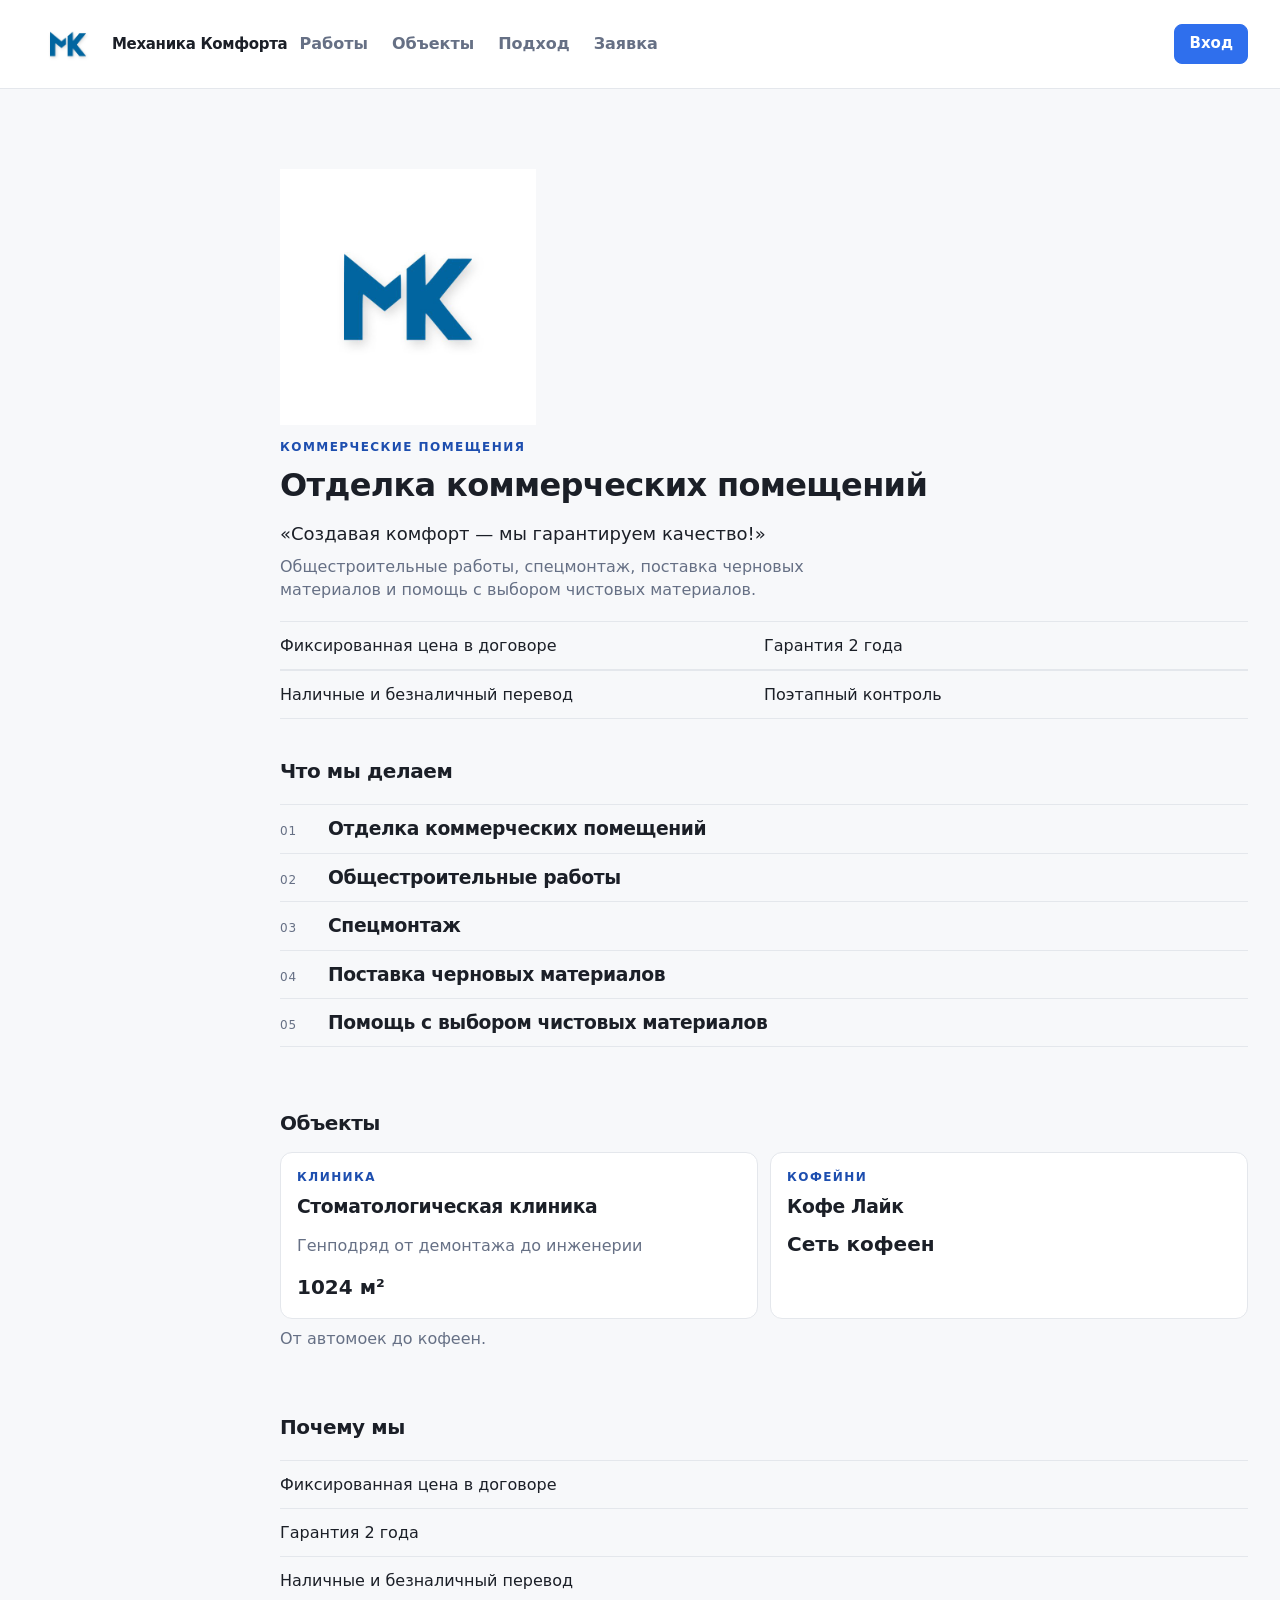
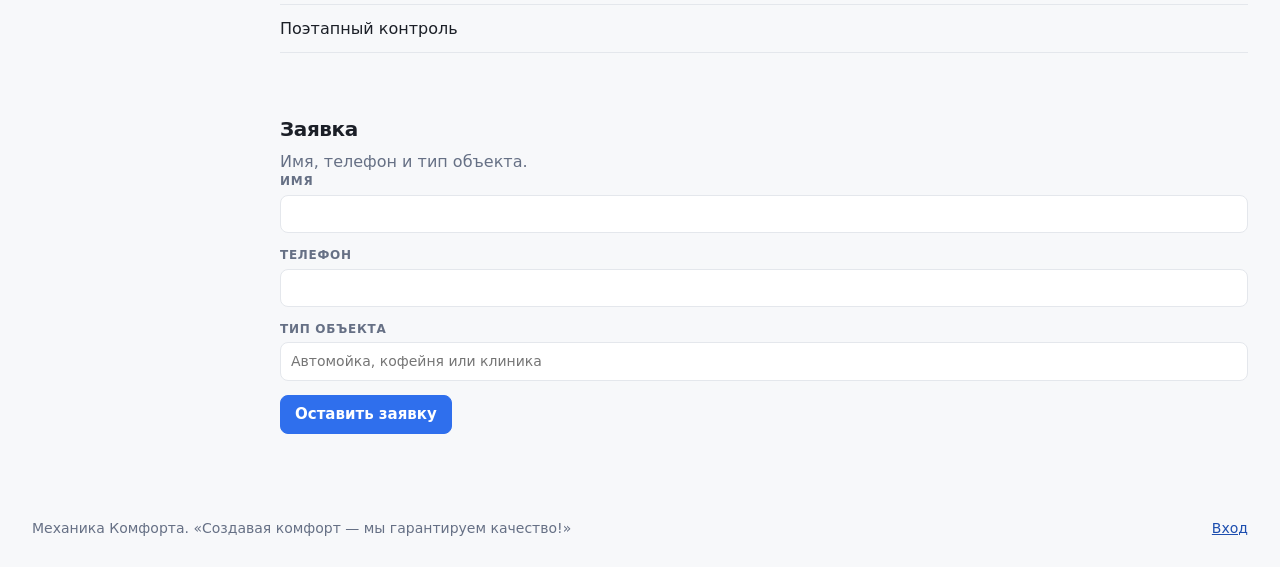
<file: index.html>
<!DOCTYPE html>
<html lang="ru">
<head>
  <meta charset="utf-8">
  <meta name="viewport" content="width=device-width, initial-scale=1">
  <meta name="theme-color" content="#ffffff">
  <title>Механика Комфорта — коммерческая отделка</title>
  <meta name="description" content="Механика Комфорта: отделка коммерческих помещений, общестроительные работы, спецмонтаж, поставка черновых материалов и помощь с выбором чистовых материалов. Фиксированная цена в договоре, гарантия 2 года.">
  <link rel="icon" href="logo.jpg" type="image/jpeg">
  <link rel="stylesheet" href="css/app.css">
</head>
<body>
  <a class="skip" href="#main">К содержанию</a>
  <header class="top">
    <a class="brand" href="index.html">
      <img src="logo.jpg" alt="" width="96" height="96">
      <span>Механика Комфорта</span>
    </a>
    <button class="btn btn-ghost menu" type="button" id="menu" aria-expanded="false" aria-controls="site-nav">Меню</button>
    <nav id="site-nav" aria-label="Разделы">
      <a href="#work">Работы</a>
      <a href="#cases">Объекты</a>
      <a href="#why">Подход</a>
      <a href="#request">Заявка</a>
    </nav>
    <a class="login-link" href="login.html">Вход</a>
  </header>
  <main class="wrap" id="main">
    <section class="hero" aria-labelledby="hero-title">
      <img class="hero-mark" src="logo.jpg" alt="">
      <p class="kicker">Коммерческие помещения</p>
      <h1 id="hero-title">Отделка коммерческих помещений</h1>
      <p class="slogan">«Создавая комфорт — мы гарантируем качество!»</p>
      <p class="offer">Общестроительные работы, спецмонтаж, поставка черновых материалов и помощь с выбором чистовых материалов.</p>
      <ul class="trust">
        <li>Фиксированная цена в договоре</li>
        <li>Гарантия 2 года</li>
        <li>Наличные и безналичный перевод</li>
        <li>Поэтапный контроль</li>
      </ul>
    </section>

    <section class="section" id="work" aria-labelledby="work-title">
      <h2 id="work-title">Что мы делаем</h2>
      <ol class="works">
        <li><span class="idx">01</span><h3>Отделка коммерческих помещений</h3></li>
        <li><span class="idx">02</span><h3>Общестроительные работы</h3></li>
        <li><span class="idx">03</span><h3>Спецмонтаж</h3></li>
        <li><span class="idx">04</span><h3>Поставка черновых материалов</h3></li>
        <li><span class="idx">05</span><h3>Помощь с выбором чистовых материалов</h3></li>
      </ol>
    </section>

    <section class="section" id="cases" aria-labelledby="cases-title">
      <h2 id="cases-title">Объекты</h2>
      <div class="case-row">
        <article class="case">
          <p class="kicker">Клиника</p>
          <h3>Стоматологическая клиника</h3>
          <p class="muted">Генподряд от демонтажа до инженерии</p>
          <p class="fact">1024 м²</p>
        </article>
        <article class="case">
          <p class="kicker">Кофейни</p>
          <h3>Кофе Лайк</h3>
          <p class="fact">Сеть кофеен</p>
        </article>
      </div>
      <p class="lead">От автомоек до кофеен.</p>
    </section>

    <section class="section" id="why" aria-labelledby="why-title">
      <h2 id="why-title">Почему мы</h2>
      <ul class="why-list">
        <li>Фиксированная цена в договоре</li>
        <li>Гарантия 2 года</li>
        <li>Наличные и безналичный перевод</li>
        <li>Поэтапный контроль</li>
      </ul>
    </section>

    <section class="section" id="request" aria-labelledby="request-title">
      <h2 id="request-title">Заявка</h2>
      <p class="lead">Имя, телефон и тип объекта.</p>
      <form id="lead" novalidate>
        <div class="field">
          <label for="name">Имя</label>
          <input id="name" name="name" type="text" autocomplete="name" maxlength="80" required>
          <p class="field-error" id="name-error" hidden></p>
        </div>
        <div class="field">
          <label for="phone">Телефон</label>
          <input id="phone" name="phone" type="tel" autocomplete="tel" inputmode="tel" maxlength="40" required spellcheck="false">
          <p class="field-error" id="phone-error" hidden></p>
        </div>
        <div class="field">
          <label for="object-type">Тип объекта</label>
          <input id="object-type" name="objectType" type="text" maxlength="80" required placeholder="Автомойка, кофейня или клиника">
          <p class="field-error" id="object-type-error" hidden></p>
        </div>
        <button class="btn btn-primary" type="submit">Оставить заявку</button>
        <p class="note" id="form-note" role="status" hidden></p>
      </form>
    </section>
  </main>
  <footer class="foot">
    <p>Механика Комфорта. «Создавая комфорт — мы гарантируем качество!»</p>
    <p><a href="login.html">Вход</a></p>
  </footer>
  <script type="module" src="js/landing.js"></script>
  <noscript><p class="wrap">Чтобы отправить заявку, включите JavaScript.</p></noscript>
</body>
</html>
</file>
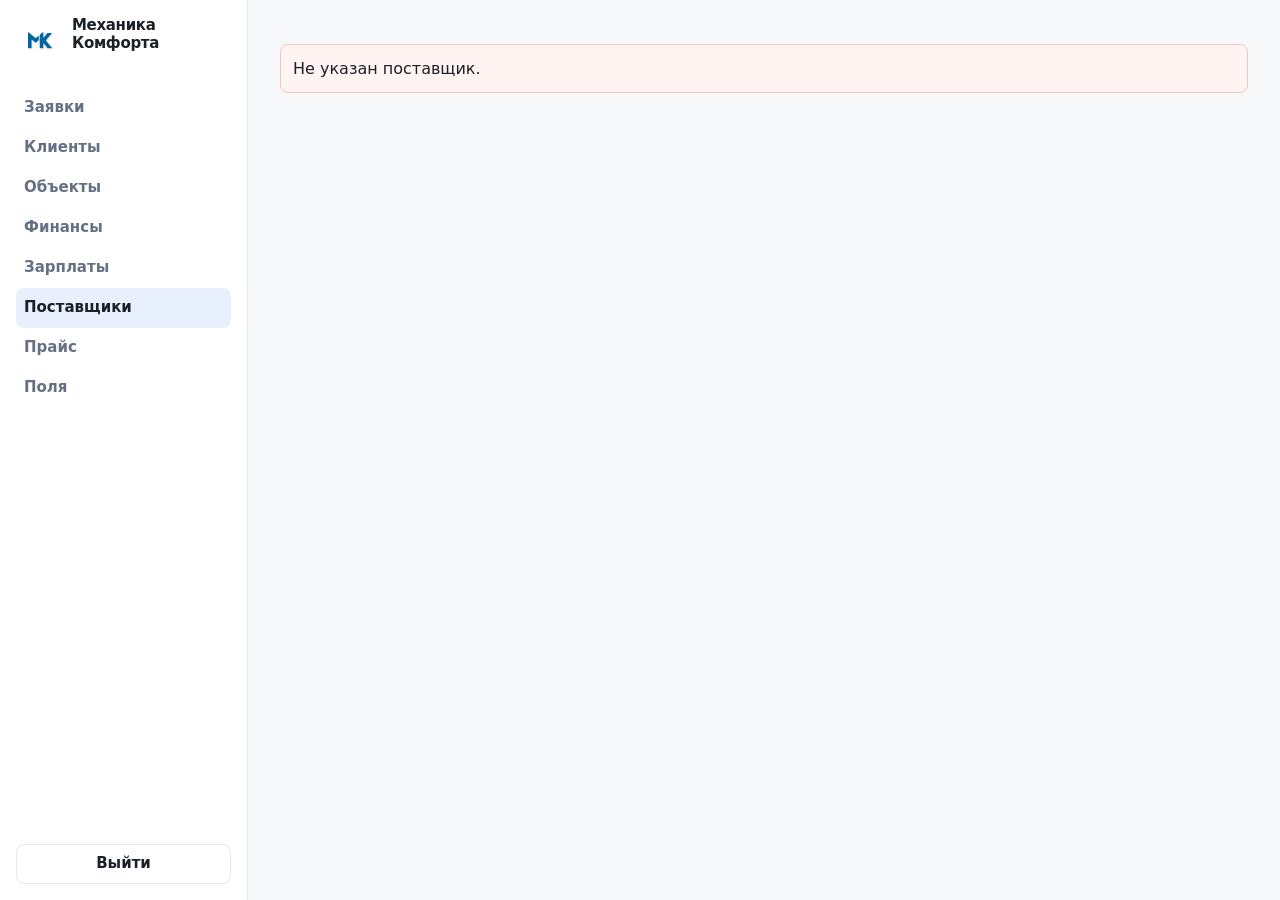
<file: supplier.html>
<!DOCTYPE html>
<html lang="ru">
<head>
  <meta charset="utf-8">
  <meta name="viewport" content="width=device-width, initial-scale=1">
  <meta name="theme-color" content="#ffffff">
  <title>Поставщик — Механика Комфорта</title>
  <link rel="icon" href="logo.jpg" type="image/jpeg">
  <link rel="stylesheet" href="css/app.css">
</head>
<body>
  <a class="skip" href="#main">К содержанию</a>
  <header class="bar">
    <div class="brand">
      <img src="logo.jpg" alt="" width="96" height="96">
      <span>Механика Комфорта</span>
    </div>
    <input class="nav-toggle" id="nav-toggle" type="checkbox">
    <label class="menu" for="nav-toggle">Меню</label>
    <nav id="crm-nav" aria-label="Разделы">
      <a href="leads.html">Заявки</a>
      <a href="clients.html">Клиенты</a>
      <a href="objects.html">Объекты</a>
      <a href="finance.html">Финансы</a>
      <a href="payroll.html">Зарплаты</a>
      <a href="suppliers.html" aria-current="page">Поставщики</a>
      <a href="pricelist.html">Прайс</a>
      <a href="client-fields.html">Поля</a>
    </nav>
    <button class="btn btn-ghost bar-end" type="button" id="logout">Выйти</button>
  </header>
  <main class="wrap" id="main">
    <p class="banner" id="banner" role="alert" hidden></p>
    <article id="card" hidden>
      <header class="lead-bar">
        <div>
          <p class="kicker">Поставщик</p>
          <h1 id="card-title">Поставщик</h1>
          <p id="balance" class="num"></p>
        </div>
        <div class="page-actions">
          <button class="btn" type="button" id="edit">Реквизиты</button>
          <button class="btn" type="button" id="doc-open">Накладная или счёт</button>
          <button class="btn btn-primary" type="button" id="pay-open">Оплатить</button>
        </div>
      </header>
      <section class="panel" id="documents"></section>
      <section class="panel">
        <h2>Акт сверки</h2>
        <div class="tools">
          <div class="field"><label for="from">Дата с</label><input id="from" type="date"></div>
          <div class="field"><label for="to">Дата по</label><input id="to" type="date"></div>
        </div>
        <a class="btn" id="statement" href="#">Скачать</a>
      </section>
    </article>
  </main>
  <dialog id="requisites">
    <form class="dialog-body" id="requisites-form">
      <h2>Реквизиты</h2>
      <div class="field"><label for="name">Название</label><input id="name" required></div>
      <div class="field"><label for="inn">ИНН</label><input id="inn"></div>
      <div class="field"><label for="phone">Телефон</label><input id="phone" type="tel"></div>
      <div class="field"><label for="address">Адрес</label><input id="address"></div>
      <div class="field"><label for="contract">Договор</label><input id="contract"></div>
      <div class="dialog-actions">
        <button class="btn btn-primary" type="submit">Сохранить</button>
        <button class="btn" type="button" id="requisites-close">Закрыть</button>
      </div>
    </form>
  </dialog>
  <dialog id="document">
    <form class="dialog-body" id="document-form">
      <h2>Накладная или счёт</h2>
      <div class="field">
        <label for="doc-kind">Вид</label>
        <select id="doc-kind">
          <option value="delivery">Накладная</option>
          <option value="invoice">Счёт</option>
        </select>
      </div>
      <div class="field"><label for="doc-number">Номер</label><input id="doc-number"></div>
      <div class="field"><label for="doc-date">Дата</label><input id="doc-date" type="date" required></div>
      <div class="field"><label for="doc-file">Файл</label><input id="doc-file" type="file"></div>
      <div id="lines"></div>
      <button class="btn btn-text" type="button" id="add-line">Позиция</button>
      <p class="note" id="doc-status" role="status" hidden></p>
      <div class="dialog-actions">
        <button class="btn btn-primary" type="submit">Сохранить</button>
        <button class="btn" type="button" id="document-close">Закрыть</button>
      </div>
    </form>
  </dialog>
  <dialog id="pay">
    <form class="dialog-body" id="pay-form">
      <h2>Оплата</h2>
      <div class="field"><label for="pay-amount">Сумма, ₽</label><input id="pay-amount" inputmode="decimal" required></div>
      <div class="field"><label for="pay-date">Дата</label><input id="pay-date" type="date" required></div>
      <p class="note" id="pay-status" role="status" hidden></p>
      <div class="dialog-actions">
        <button class="btn btn-primary" type="submit">Оплатить</button>
        <button class="btn" type="button" id="pay-close">Закрыть</button>
      </div>
    </form>
  </dialog>
  <script type="module" src="js/supplier.js"></script>
</body>
</html>
</file>
<file: css/app.css>
:root {
  --bg: #f7f8fa;
  --surface: #ffffff;
  --border: #e4e7ec;
  --text: #1b1f27;
  --text-muted: #667085;
  --accent: #2f6fed;
  --accent-ink: #1d4eaf;
  --accent-soft: #e8f0fe;
  --success: #12a150;
  --success-ink: #0d6b36;
  --success-soft: #e7f6ee;
  --warning: #e8a100;
  --warning-ink: #8a5b00;
  --warning-soft: #fff6db;
  --danger: #d92d20;
  --danger-soft: #fff4f2;
  --info: #0e7db8;
  --info-ink: #0b5e86;
  --info-soft: #e7f5fb;
  --idle: #667085;
  --idle-soft: #f2f4f7;
  --shadow: 0 8px 24px rgba(27, 31, 39, 0.08);
  --sans: "Segoe UI", system-ui, -apple-system, "Helvetica Neue", Arial, "Noto Sans", sans-serif;
  --pad: 16px;
  --control: 44px;
  --radius: 8px;
  --card: 12px;
}

*,
*::before,
*::after {
  box-sizing: border-box;
}

[hidden] {
  display: none !important;
}

html {
  scroll-behavior: smooth;
}

@media (prefers-reduced-motion: reduce) {
  html { scroll-behavior: auto; }
  *, *::before, *::after {
    animation-duration: 0.01ms !important;
    animation-iteration-count: 1 !important;
    transition-duration: 0.01ms !important;
  }
}

body {
  margin: 0;
  background: var(--bg);
  color: var(--text);
  font-family: var(--sans);
  font-size: 16px;
  line-height: 1.45;
}

img {
  max-width: 100%;
  height: auto;
}

a {
  color: var(--accent-ink);
}

:focus {
  outline: none;
}

:focus-visible {
  outline: 2px solid var(--accent);
  outline-offset: 2px;
}

.skip {
  position: absolute;
  left: 16px;
  top: -4rem;
  z-index: 40;
  background: var(--accent);
  color: #fff;
  padding: 8px 12px;
  border-radius: var(--radius);
  text-decoration: none;
}

.skip:focus {
  top: 8px;
}

.brand {
  display: flex;
  align-items: center;
  gap: 8px;
  min-width: 0;
  color: var(--text);
  font-weight: 650;
  letter-spacing: -0.02em;
  text-decoration: none;
}

.brand img {
  width: 4.5rem;
  height: 4.5rem;
  object-fit: contain;
  background: #fff;
}

.brand span {
  font-size: 15px;
  line-height: 1.2;
}

.top,
header.bar {
  display: flex;
  align-items: center;
  gap: 8px;
  padding: 8px var(--pad);
  background: var(--surface);
  border-bottom: 1px solid var(--border);
  position: sticky;
  top: 0;
  z-index: 10;
}

header.bar { flex-wrap: wrap; }

.nav-toggle {
  position: absolute;
  width: 1px;
  height: 1px;
  overflow: hidden;
  clip: rect(0 0 0 0);
}

header.bar .brand { flex: 1 1 auto; min-width: 0; }
header.bar .brand span { white-space: nowrap; overflow: hidden; text-overflow: ellipsis; }
header.bar .menu { margin-left: auto; flex: 0 0 auto; }
.nav-toggle:focus-visible + .menu { outline: 2px solid var(--accent); outline-offset: 2px; }

@media (max-width: 1023px) {
  header.bar { align-items: center; row-gap: 8px; }
  header.bar .brand img { width: 2.5rem; height: 2.5rem; flex: 0 0 auto; }
  header.bar .menu,
  header.bar .bar-end { flex: 0 0 auto; }
  header.bar .menu {
    display: inline-flex;
    align-items: center;
    justify-content: center;
    min-height: 44px;
    padding: 0 14px;
    border: 1px solid var(--border);
    border-radius: var(--radius);
    background: var(--surface);
  }
}

@media (max-width: 520px) {
  header.bar .brand span { display: none; }
}

.top nav,
header.bar nav {
  display: flex;
  align-items: center;
  gap: 16px;
}

header.bar nav {
  display: none;
  flex: 1 0 100%;
  flex-direction: column;
  align-items: stretch;
  gap: 0;
  order: 5;
  margin: 0 -16px;
  padding: 4px 16px 8px;
  border-top: 1px solid var(--border);
  background: var(--surface);
}

.nav-toggle:checked ~ header.bar nav,
header.bar .nav-toggle:checked ~ nav {
  display: flex;
}

.top nav a,
header.bar nav a {
  color: var(--text-muted);
  display: flex;
  align-items: center;
  min-height: 44px;
  padding: 8px 4px;
  font-size: 16px;
  font-weight: 650;
  line-height: 1.3;
  text-decoration: none;
  white-space: normal;
}

.top nav a[aria-current="page"],
header.bar nav a[aria-current="page"],
.top nav a:hover,
header.bar nav a:hover {
  color: var(--text);
}

.menu {
  margin-left: auto;
}

.top .login-link {
  margin-left: auto;
}

.top nav {
  display: none;
}

.top nav.is-open {
  display: flex;
  flex-direction: column;
  align-items: stretch;
  position: absolute;
  top: 100%;
  left: 0;
  right: 0;
  padding: 8px var(--pad) 16px;
  background: var(--surface);
  border-bottom: 1px solid var(--border);
}

.top nav.is-open a {
  min-height: 44px;
  display: flex;
  align-items: center;
}

.wrap {
  padding: var(--pad);
  max-width: 1600px;
}

h1, h2, h3 {
  margin: 0;
  font-weight: 650;
  letter-spacing: -0.02em;
  line-height: 1.25;
}

h1 { font-size: 24px; }
h2 { font-size: 20px; }

.page-head {
  display: flex;
  flex-wrap: wrap;
  align-items: center;
  justify-content: space-between;
  gap: 12px;
}

.page-actions {
  display: flex;
  flex-wrap: wrap;
  gap: 8px;
}

.kicker {
  margin: 0 0 8px;
  color: var(--accent-ink);
  font-size: 12px;
  font-weight: 700;
  letter-spacing: 0.12em;
  text-transform: uppercase;
}

.muted,
.lead {
  color: var(--text-muted);
}

.lead {
  max-width: 40rem;
  margin: 8px 0 0;
}

.hero {
  padding: 24px 0 8px;
}

.hero-mark {
  width: min(16rem, 72%);
  margin: 0 0 8px;
  background: #fff;
}

.slogan {
  margin: 16px 0 0;
  font-size: 18px;
}

.offer {
  max-width: 38rem;
  margin: 8px 0 0;
  color: var(--text-muted);
}

.trust,
.works,
.why-list {
  list-style: none;
  margin: 20px 0 0;
  padding: 0;
}

.trust li,
.why-list li,
.works li {
  padding: 12px 0;
  border-top: 1px solid var(--border);
}

.works li {
  display: grid;
  grid-template-columns: 2.5rem minmax(0, 1fr);
  gap: 8px;
  align-items: baseline;
}

.works li:last-child,
.why-list li:last-child,
.trust li:last-child {
  border-bottom: 1px solid var(--border);
}

.idx {
  color: var(--text-muted);
  font-size: 12px;
  letter-spacing: 0.08em;
}

.section {
  padding: 32px 0;
}

.case-row {
  display: grid;
  gap: 12px;
  margin-top: 16px;
}

.case {
  background: var(--surface);
  border: 1px solid var(--border);
  border-radius: var(--card);
  padding: 16px;
}

.fact {
  margin: 12px 0 0;
  font-size: 20px;
  font-weight: 650;
}

.foot {
  display: flex;
  flex-wrap: wrap;
  justify-content: space-between;
  gap: 8px 24px;
  padding: 20px var(--pad) 28px;
  color: var(--text-muted);
  font-size: 14px;
}

.foot p { margin: 0; }

.btn,
button,
.login-link {
  display: inline-flex;
  align-items: center;
  justify-content: center;
  gap: 8px;
  min-height: var(--control);
  padding: 8px 14px;
  border: 1px solid var(--border);
  border-radius: var(--radius);
  background: var(--surface);
  color: var(--text);
  font: inherit;
  font-size: 15px;
  font-weight: 650;
  text-decoration: none;
  cursor: pointer;
}

.btn-primary,
.login-link {
  border-color: var(--accent);
  background: var(--accent);
  color: #fff;
}

.btn-primary:hover,
.login-link:hover {
  background: var(--accent-ink);
  color: #fff;
}

.btn-text {
  border-color: transparent;
  background: transparent;
  color: var(--accent-ink);
}

.btn-ghost {
  background: transparent;
}

button:disabled,
.btn:disabled {
  opacity: 0.55;
  cursor: not-allowed;
}

.btn-primary:disabled {
  opacity: 1;
  background: #e4e7ec;
  border-color: #e4e7ec;
  color: var(--text-muted);
}

.btn.is-loading {
  position: relative;
  color: transparent;
}

.btn.is-loading::after {
  content: "";
  position: absolute;
  width: 16px;
  height: 16px;
  border: 2px solid currentColor;
  border-right-color: transparent;
  border-radius: 50%;
  color: #fff;
  animation: spin 0.7s linear infinite;
}

.btn-ghost.is-loading::after,
.btn-text.is-loading::after {
  color: var(--accent);
}

@keyframes spin {
  to { transform: rotate(360deg); }
}

.field {
  margin: 0 0 14px;
}

label,
.tools span,
.file-label {
  display: block;
  margin-bottom: 4px;
  color: var(--text-muted);
  font-size: 12px;
  font-weight: 700;
  letter-spacing: 0.06em;
  text-transform: uppercase;
}

input,
select,
textarea {
  width: 100%;
  min-height: var(--control);
  padding: 8px 10px;
  border: 1px solid var(--border);
  border-radius: var(--radius);
  background: var(--surface);
  color: var(--text);
  font: inherit;
  font-size: 16px;
}

textarea {
  min-height: 96px;
  resize: vertical;
}

input.is-invalid,
select.is-invalid,
textarea.is-invalid {
  border-color: var(--danger);
}

.field-error {
  margin: 4px 0 0;
  color: var(--danger);
  font-size: 14px;
}

.password-row {
  display: flex;
  gap: 8px;
}

.password-row input {
  flex: 1;
}

.door {
  max-width: 28rem;
  margin: 24px auto;
  padding: 24px 16px 32px;
  background: var(--surface);
  border: 1px solid var(--border);
  border-radius: var(--card);
}

.tools {
  display: grid;
  gap: 12px;
  margin: 16px 0 8px;
}

.chips {
  display: flex;
  flex-wrap: wrap;
  gap: 8px;
  margin: 8px 0;
}

.chip {
  display: inline-flex;
  align-items: center;
  gap: 6px;
  min-height: 36px;
  padding: 4px 8px 4px 10px;
  border-radius: 999px;
  background: var(--accent-soft);
  color: var(--accent-ink);
  font-size: 14px;
}

.chip button {
  min-height: 32px;
  min-width: 32px;
  padding: 0 8px;
  border: 0;
  background: transparent;
  color: inherit;
}

.banner,
.note {
  margin: 12px 0;
  padding: 12px;
  border-radius: var(--radius);
  background: var(--surface);
  border: 1px solid var(--border);
}

.banner {
  display: flex;
  flex-wrap: wrap;
  align-items: center;
  gap: 8px;
  background: var(--danger-soft);
  border-color: #f5c2c0;
}

.teaching {
  background: var(--warning-soft);
  border-color: #f5d98a;
  color: var(--warning-ink);
}

.empty {
  margin: 24px 0;
  padding: 24px 16px;
  background: var(--surface);
  border: 1px dashed var(--border);
  border-radius: var(--card);
  text-align: center;
}

.skeleton span {
  display: block;
  height: 64px;
  margin-bottom: 8px;
  border-radius: var(--card);
  background: linear-gradient(90deg, #eceff3 25%, #f7f8fa 37%, #eceff3 63%);
  background-size: 400% 100%;
  animation: shine 1.2s ease infinite;
}

@keyframes shine {
  0% { background-position: 100% 0; }
  100% { background-position: 0 0; }
}

.table-wrap {
  overflow-x: auto;
  background: var(--surface);
  border: 1px solid var(--border);
  border-radius: var(--card);
}

table {
  width: 100%;
  border-collapse: collapse;
  font-size: 14px;
}

caption {
  position: absolute;
  width: 1px;
  height: 1px;
  overflow: hidden;
  clip: rect(0 0 0 0);
}

th, td {
  padding: 12px;
  border-bottom: 1px solid var(--border);
  text-align: left;
  vertical-align: top;
}

th {
  color: var(--text-muted);
  font-size: 12px;
  letter-spacing: 0.06em;
  text-transform: uppercase;
}

tbody tr {
  cursor: pointer;
}

tbody tr:hover {
  background: #f4f7ff;
}

tr.is-fresh {
  box-shadow: inset 3px 0 0 var(--accent);
}

.cell-name {
  font-weight: 650;
}

.sub {
  display: block;
  margin-top: 2px;
  color: var(--text-muted);
  font-size: 12px;
  font-weight: 500;
}

.num {
  font-variant-numeric: tabular-nums;
}

.status {
  display: inline-flex;
  align-items: center;
  gap: 6px;
  padding: 2px 8px;
  border-radius: 999px;
  background: var(--idle-soft);
  color: #475467;
  font-size: 12px;
  font-weight: 700;
  white-space: nowrap;
}

.status::before {
  content: "";
  width: 8px;
  height: 8px;
  border-radius: 50%;
  background: #98a2b3;
}

.status[data-tone="work"] { color: var(--accent-ink); background: var(--accent-soft); }
.status[data-tone="work"]::before { background: var(--accent); }
.status[data-tone="wait"] { color: var(--warning-ink); background: var(--warning-soft); }
.status[data-tone="wait"]::before { background: var(--warning); }
.status[data-tone="ok"] { color: var(--success-ink); background: var(--success-soft); }
.status[data-tone="ok"]::before { background: var(--success); }
.status[data-tone="info"] { color: var(--info-ink); background: var(--info-soft); }
.status[data-tone="info"]::before { background: var(--info); }

.call {
  font-weight: 650;
  text-decoration: none;
}

dialog {
  width: min(36rem, calc(100% - 24px));
  padding: 0;
  border: 0;
  border-radius: var(--card);
  box-shadow: var(--shadow);
}

dialog::backdrop {
  background: rgba(15, 17, 21, 0.45);
}

.dialog-body {
  max-height: calc(100dvh - 24px);
  padding: 20px 16px 16px;
  overflow: auto;
}

.dialog-actions {
  display: flex;
  flex-wrap: wrap;
  gap: 8px;
  margin-top: 16px;
}

.formats {
  display: grid;
  grid-template-columns: 1fr 1fr;
  gap: 8px;
  margin: 12px 0;
  padding: 0;
  list-style: none;
}

.formats button {
  width: 100%;
  min-height: 64px;
  flex-direction: column;
  gap: 2px;
}

.formats small {
  font-size: 12px;
  font-weight: 500;
  color: var(--text-muted);
}

.drop {
  padding: 16px;
  border: 1px dashed var(--border);
  border-radius: var(--card);
  background: var(--bg);
  text-align: center;
}

.drop.is-over {
  border-color: var(--accent);
  background: var(--accent-soft);
}

.lead-bar {
  display: flex;
  flex-wrap: wrap;
  align-items: center;
  justify-content: space-between;
  gap: 12px;
  position: sticky;
  top: 5.75rem;
  z-index: 4;
  margin: 0 0 16px;
  padding: 12px;
  background: var(--surface);
  border: 1px solid var(--border);
  border-radius: var(--card);
}

.lead-layout {
  display: grid;
  gap: 16px;
}

.info,
.panel,
.estimate {
  background: var(--surface);
  border: 1px solid var(--border);
  border-radius: var(--card);
  padding: 16px;
}

.info dl {
  display: grid;
  grid-template-columns: 7.5rem minmax(0, 1fr);
  gap: 8px 12px;
  margin: 12px 0 0;
}

.info dt {
  color: var(--text-muted);
  font-size: 12px;
  font-weight: 700;
  letter-spacing: 0.04em;
  text-transform: uppercase;
}

.info dd {
  margin: 0;
}

.profile {
  width: 72px;
  height: 72px;
  object-fit: cover;
  border-radius: 50%;
  border: 1px solid var(--border);
  background: #fff;
}

.form-grid {
  display: grid;
  gap: 0 16px;
}

.estimate.is-teaching {
  background: var(--warning-soft);
  border-color: #f5d98a;
}

.photos {
  display: flex;
  flex-wrap: wrap;
  gap: 8px;
  margin-top: 8px;
}

.photos button {
  padding: 0;
  border: 0;
  background: transparent;
  min-height: 0;
}

.photos img,
.viewer img {
  width: 96px;
  height: 96px;
  object-fit: cover;
  border-radius: var(--radius);
  border: 1px solid var(--border);
}

.viewer img {
  width: min(100%, 640px);
  height: auto;
}

.toasts {
  position: fixed;
  top: 12px;
  left: 50%;
  transform: translateX(-50%);
  z-index: 50;
  display: flex;
  flex-direction: column;
  gap: 8px;
  width: min(28rem, calc(100% - 24px));
}

.toast {
  display: flex;
  align-items: center;
  justify-content: space-between;
  gap: 12px;
  padding: 12px;
  border-radius: var(--radius);
  background: var(--text);
  color: #fff;
  box-shadow: var(--shadow);
}

.toast p { margin: 0; }

.toast .btn {
  color: #fff;
  border-color: transparent;
}

.account {
  margin-top: 8px;
  padding-top: 8px;
  border-top: 1px solid var(--border);
}

@media (max-width: 599px) {
  #create-open {
    position: fixed;
    right: 16px;
    bottom: 16px;
    z-index: 12;
    min-width: 8.5rem;
    box-shadow: var(--shadow);
  }

  body.has-create {
    padding-bottom: 96px;
  }

  table.leads thead {
    position: absolute;
    width: 1px;
    height: 1px;
    overflow: hidden;
    clip: rect(0 0 0 0);
  }

  table.leads,
  table.leads tbody,
  table.leads tr,
  table.leads td {
    display: block;
    width: auto;
  }

  .table-wrap {
    background: transparent;
    border: 0;
  }

  table.leads tr {
    margin-bottom: 12px;
    padding: 8px 12px 12px;
    background: var(--surface);
    border: 1px solid var(--border);
    border-radius: var(--card);
  }

  table.leads td {
    border: 0;
    padding: 4px 0;
  }

  table.leads td::before {
    content: attr(data-label);
    display: block;
    color: var(--text-muted);
    font-size: 12px;
    font-weight: 700;
    letter-spacing: 0.04em;
    text-transform: uppercase;
  }

  table.leads td.cell-name::before,
  table.leads td.cell-actions::before {
    display: none;
  }

  dialog {
    width: 100%;
    max-width: none;
    height: 100%;
    max-height: none;
    border-radius: 0;
  }
}

@media (min-width: 600px) {
  :root { --pad: 24px; }
  .tools {
    grid-template-columns: repeat(2, minmax(0, 1fr));
  }
  .case-row {
    grid-template-columns: 1fr 1fr;
  }
  .trust {
    display: grid;
    grid-template-columns: 1fr 1fr;
  }
  .trust li { border-bottom: 1px solid var(--border); }
}

@media (min-width: 1024px) {
  :root {
    --pad: 32px;
    --control: 36px;
  }

  .menu { display: none; }

  .top nav,
  .top nav.is-open {
    display: flex;
    flex-direction: row;
    position: static;
    padding: 0;
    border: 0;
  }

  header.bar {
    position: fixed;
    inset: 0 auto 0 0;
    width: 15.5rem;
    height: 100vh;
    height: 100dvh;
    flex-direction: column;
    flex-wrap: nowrap;
    align-items: stretch;
    overflow: hidden;
    border-bottom: 0;
    border-right: 1px solid var(--border);
    padding: 16px;
  }

  header.bar .brand { flex: 0 1 auto; align-items: flex-start; }
  header.bar .brand img { width: 3rem; height: 3rem; }
  header.bar .brand span { white-space: normal; overflow: visible; text-overflow: clip; }

  header.bar .menu,
  header.bar .nav-toggle { display: none; }

  header.bar nav,
  header.bar .nav-toggle:checked ~ nav {
    display: flex;
    flex: 1 1 auto;
    flex-basis: auto;
    order: 0;
    min-height: 0;
    margin: 16px 0;
    padding: 0;
    overflow-x: hidden;
    overflow-y: auto;
    border: 0;
  }

  header.bar nav a {
    min-height: 40px;
    padding: 6px 8px;
    border-radius: var(--radius);
    font-size: 15px;
  }

  header.bar nav a[aria-current="page"] {
    background: var(--accent-soft);
  }

  header.bar .bar-end {
    flex: 0 0 auto;
    width: 100%;
    margin-top: 0;
  }

  .wrap {
    margin-left: 15.5rem;
  }

  .tools {
    grid-template-columns: 1.4fr repeat(4, minmax(0, 0.8fr));
  }

  .form-grid {
    grid-template-columns: 1fr 1fr;
  }

  .span-2 { grid-column: 1 / -1; }

  .lead-layout {
    grid-template-columns: minmax(0, 1fr) 300px;
    align-items: start;
  }

  .info { order: 2; }
  .lead-main { order: 1; }

  .lead-bar { top: 16px; }

  input, select, textarea { font-size: 14px; }

  .hero { padding-top: 48px; }
  h1 { font-size: 32px; }
}

.object-grid, .object-tile { display: grid; gap: 8px; }
.object-grid { grid-template-columns: 1fr; }
.object-tile {
  padding: 12px;
  border: 1px solid var(--border);
  border-radius: var(--card);
  background: var(--surface);
  color: inherit;
  text-decoration: none;
}
.object-tile img { width: 100%; height: 8rem; object-fit: cover; border-radius: var(--radius); }
@media (min-width: 600px) {
  .object-grid { grid-template-columns: 1fr 1fr; }
}
.builder { display: grid; gap: 16px; }
.builder-block, .builder-field { margin: 8px 0; }
.builder-field { display: flex; flex-wrap: wrap; gap: 8px; align-items: center; }
.preview-phone { max-width: 24rem; }
@media (min-width: 1024px) {
  .builder { grid-template-columns: minmax(0, 1.2fr) minmax(16rem, 0.8fr); align-items: start; }
}
dialog.dialog-wide { width: min(64rem, calc(100% - 24px)); }
.review-split { display: grid; gap: 16px; }
.doc-pane { max-height: 28rem; overflow: auto; }
.doc-pane iframe { width: 100%; height: 16rem; border: 1px solid var(--border); border-radius: var(--radius); }
.doc-text p.is-marked { background: var(--warning-soft); }
.confidence-high { border-color: var(--success); }
.confidence-check { border-color: var(--warning); }
.confidence-none { background: var(--idle-soft); }
@media (min-width: 900px) {
  .review-split { grid-template-columns: minmax(0, 1fr) minmax(0, 1fr); }
}

.dialog-fields {
  display: grid;
  grid-template-columns: minmax(8rem, 12rem) minmax(0, 1fr);
  gap: 8px 12px;
  margin: 12px 0 0;
}

.dialog-fields dt {
  color: var(--text-muted);
  font-size: 12px;
  font-weight: 700;
  letter-spacing: 0.04em;
  text-transform: uppercase;
}

.dialog-fields dd { margin: 0; }

.tabs {
  display: flex;
  gap: 8px;
  max-width: 100%;
  overflow-x: auto;
  margin: 16px 0;
}

.tabs a {
  flex: 0 0 auto;
  min-height: 44px;
  display: inline-flex;
  align-items: center;
  padding: 8px 12px;
  border-radius: 999px;
  color: var(--text-muted);
  font-weight: 700;
  text-decoration: none;
}

.tabs a[aria-current="page"] {
  background: var(--accent-soft);
  color: var(--accent-ink);
}

.metrics {
  display: grid;
  grid-template-columns: 1fr 1fr;
  gap: 8px;
}

.metric {
  display: flex;
  flex-direction: column;
  gap: 4px;
  min-height: 88px;
  padding: 12px;
  border: 1px solid var(--border);
  border-radius: var(--card);
  background: var(--surface);
  color: inherit;
  text-decoration: none;
}

.metric strong { font-size: 20px; }

.late { color: var(--danger); font-weight: 700; }

.schedule, .attention { margin: 8px 0 0; padding-left: 1.1rem; }

.schedule li, .attention li { margin: 8px 0; }

.week {
  display: grid;
  grid-template-columns: minmax(0, 1fr);
  gap: 8px;
  align-items: center;
  margin: 8px 0;
}

.week .num { white-space: normal; }

@media (min-width: 600px) {
  .week { grid-template-columns: 6.5rem minmax(0, 1fr) auto; }
}

.week .bar {
  display: block;
  height: 8px;
  border-radius: 999px;
  background: var(--accent);
}

.finance-board {
  display: grid;
  gap: 12px;
  margin-bottom: 16px;
}

.owed {
  display: grid;
  gap: 8px;
}

.pair-bars {
  display: flex;
  align-items: flex-end;
  gap: 4px;
  height: 48px;
}

.pair-bars i {
  display: block;
  width: 10px;
  height: 0;
  border-radius: 4px 4px 0 0;
  background: var(--border);
}

.pair-bars .in { background: var(--success); }
.pair-bars .out { background: var(--danger); }

.work-line { margin: 4px 0; }

#profit details { margin: 8px 0; }
#profit summary { cursor: pointer; }

@media (min-width: 1024px) {
  .finance-board {
    grid-template-columns: 16rem minmax(0, 1fr) minmax(0, 1fr);
    align-items: stretch;
  }
}

.schedule-edit {
  display: grid;
  gap: 8px;
  margin: 8px 0;
}

@media (min-width: 600px) {
  .metrics { grid-template-columns: repeat(3, minmax(0, 1fr)); }
  .schedule-edit { grid-template-columns: 1.4fr 0.8fr 0.9fr 0.9fr; }
}

@media (forced-colors: active) {
  .btn-primary,
  .status {
    border: 1px solid ButtonText;
  }
}
</file>
